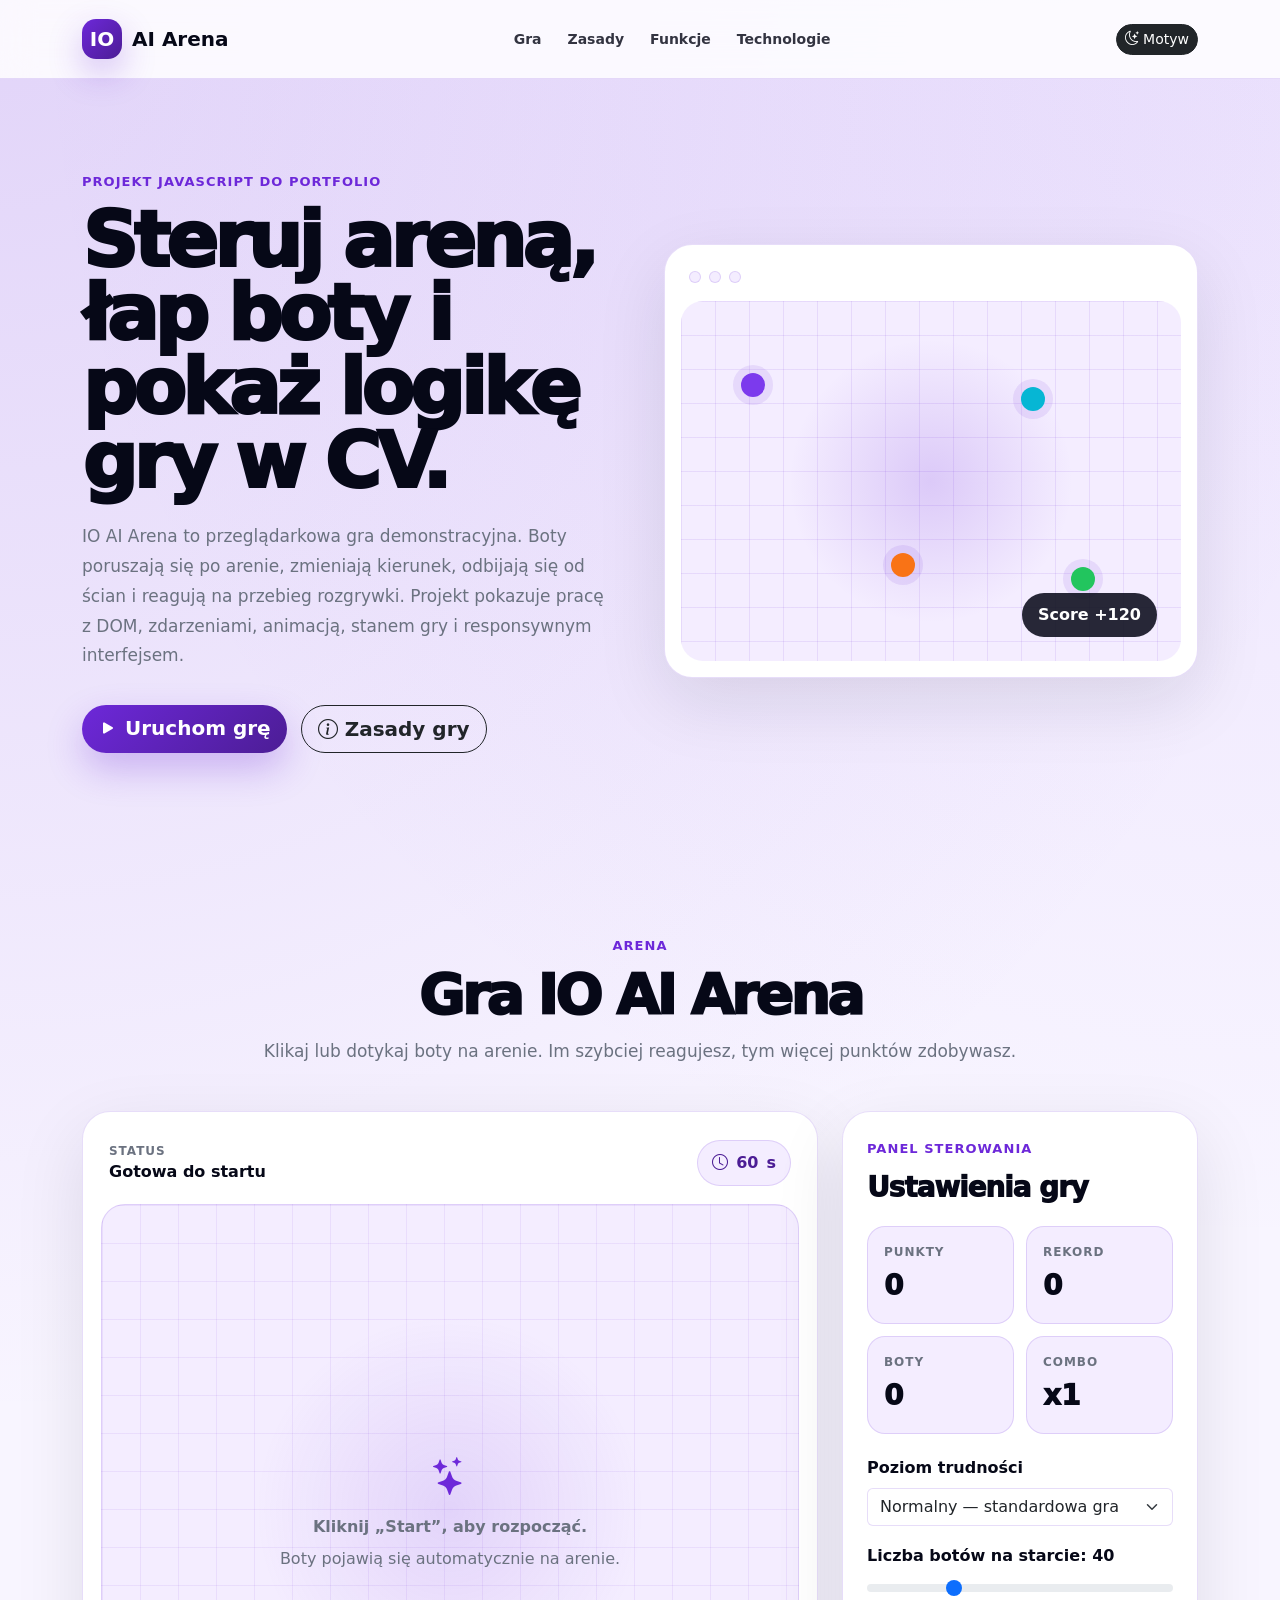
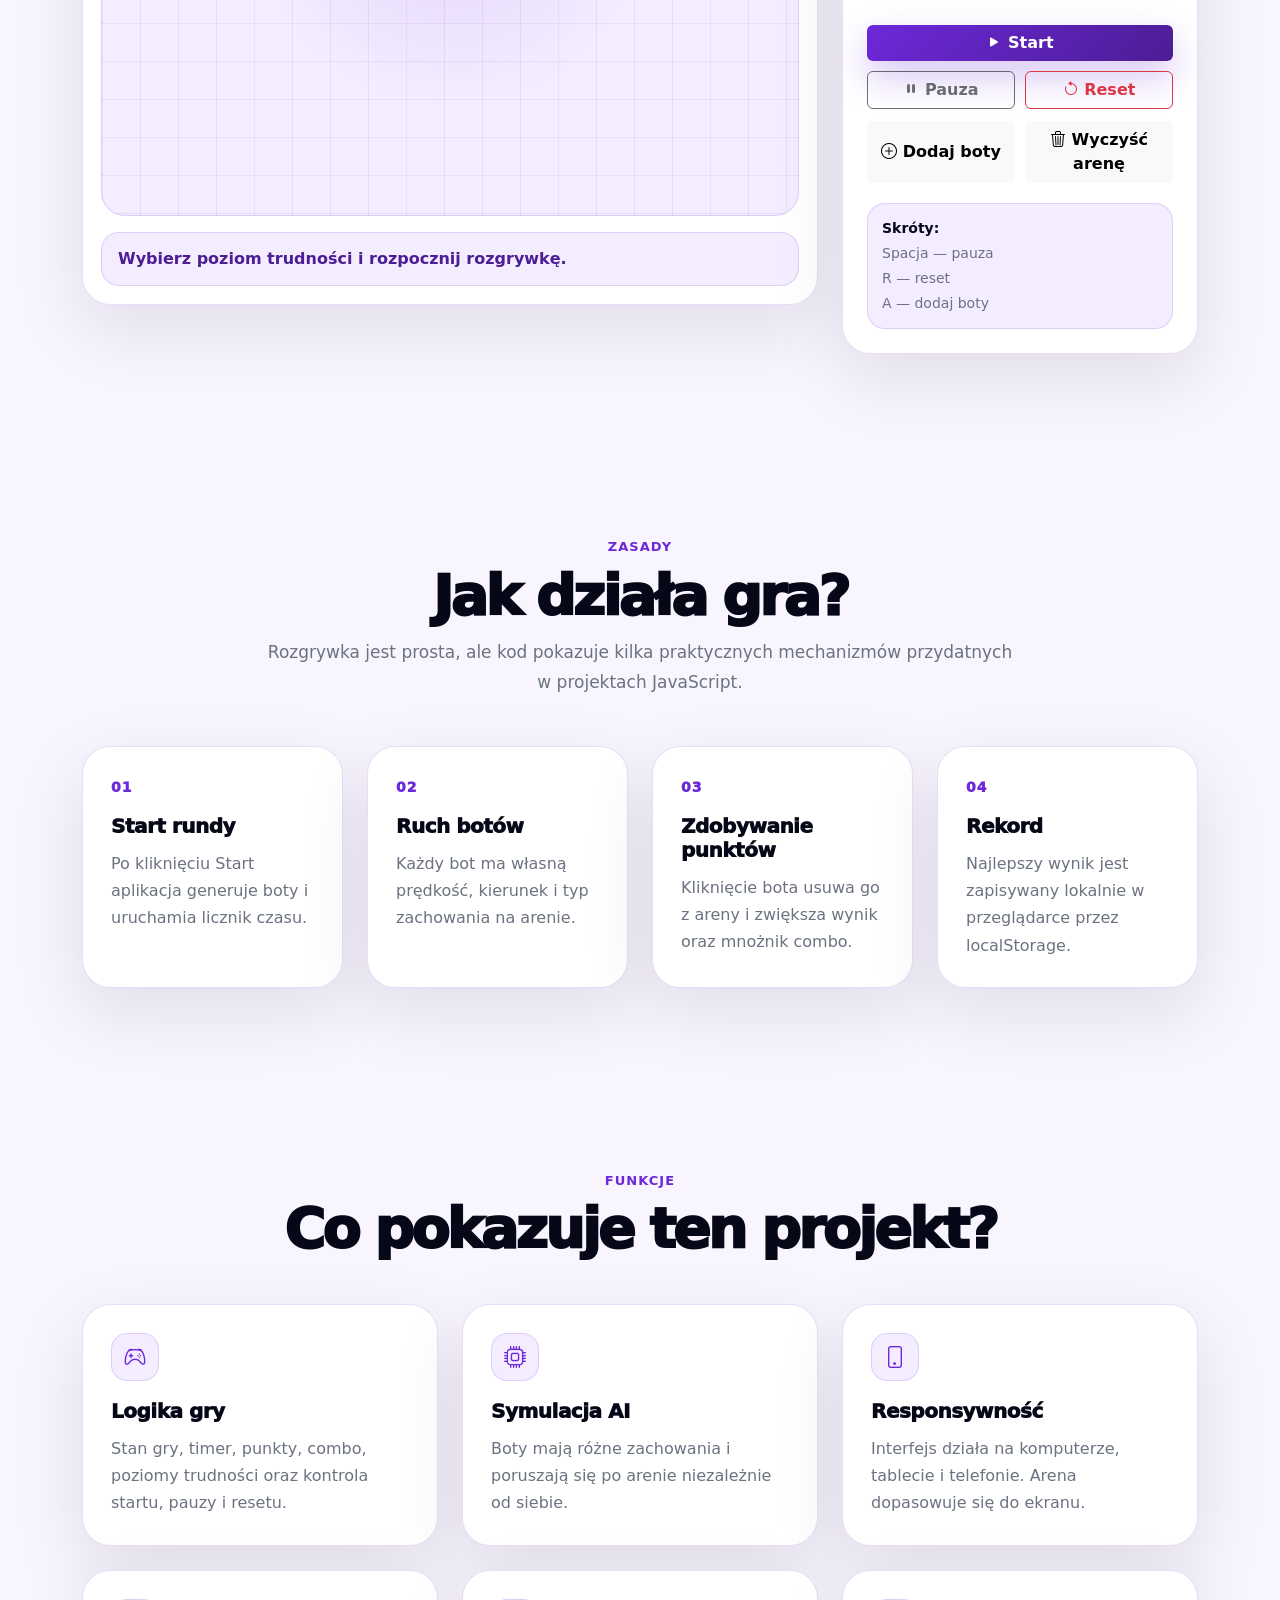
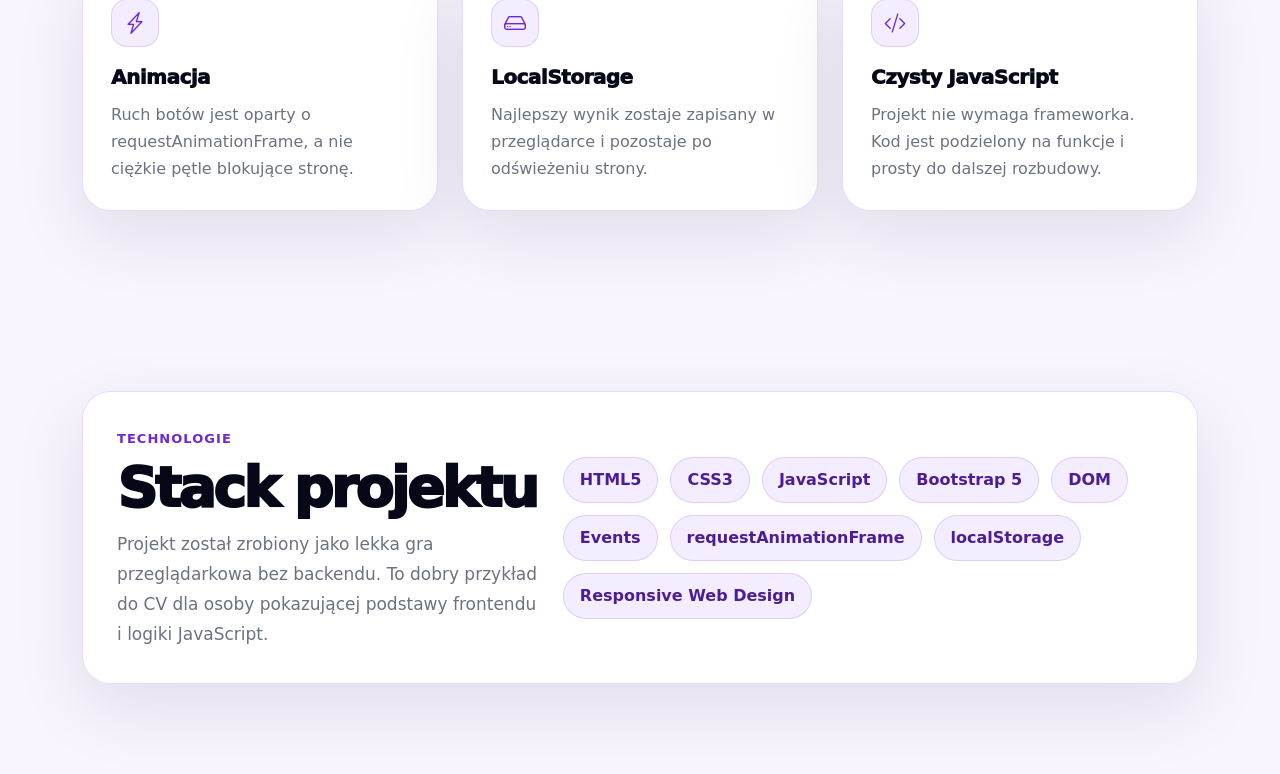
<file: Aplikacje frontendowe/IO Batle Arena/index.html>
<!DOCTYPE html>
<html lang="pl">
<head>
  <meta charset="UTF-8">
  <meta name="viewport" content="width=device-width, initial-scale=1.0">
  <meta name="description" content="Profesjonalna gra przeglądarkowa IO AI Arena wykonana w HTML, CSS, JavaScript i Bootstrap.">
  <title>IO AI Arena | Gra JavaScript</title>

  <link href="https://cdn.jsdelivr.net/npm/bootstrap@5.3.3/dist/css/bootstrap.min.css" rel="stylesheet">
  <link href="https://cdn.jsdelivr.net/npm/bootstrap-icons@1.11.3/font/bootstrap-icons.min.css" rel="stylesheet">
  <link rel="stylesheet" href="style.css">
</head>
<body>
  <div class="game-app">
    <header class="game-navbar">
      <div class="container">
        <div class="game-navbar-inner">
          <a href="#" class="game-brand" aria-label="Strona główna IO AI Arena">
            <span class="game-brand-mark">IO</span>
            <span>AI Arena</span>
          </a>

          <nav class="game-nav d-none d-lg-flex" aria-label="Nawigacja główna">
            <a href="#game">Gra</a>
            <a href="#rules">Zasady</a>
            <a href="#features">Funkcje</a>
            <a href="#technology">Technologie</a>
          </nav>

          <button id="themeToggle" class="btn btn-dark btn-sm rounded-pill" type="button">
            <i class="bi bi-moon-stars"></i>
            Motyw
          </button>
        </div>
      </div>
    </header>

    <main>
      <section class="hero-section">
        <div class="container">
          <div class="row align-items-center g-5">
            <div class="col-lg-6">
              <span class="section-kicker">Projekt JavaScript do portfolio</span>
              <h1 class="hero-title">Steruj areną, łap boty i pokaż logikę gry w CV.</h1>
              <p class="hero-text">
                IO AI Arena to przeglądarkowa gra demonstracyjna. Boty poruszają się po arenie,
                zmieniają kierunek, odbijają się od ścian i reagują na przebieg rozgrywki.
                Projekt pokazuje pracę z DOM, zdarzeniami, animacją, stanem gry i responsywnym interfejsem.
              </p>

              <div class="hero-actions">
                <a href="#game" class="btn btn-primary btn-lg rounded-pill">
                  <i class="bi bi-play-fill"></i>
                  Uruchom grę
                </a>
                <a href="#rules" class="btn btn-outline-dark btn-lg rounded-pill">
                  <i class="bi bi-info-circle"></i>
                  Zasady gry
                </a>
              </div>
            </div>

            <div class="col-lg-6">
              <div class="hero-preview-card">
                <div class="preview-topbar">
                  <span></span>
                  <span></span>
                  <span></span>
                </div>
                <div class="preview-arena">
                  <span class="preview-dot preview-dot-one"></span>
                  <span class="preview-dot preview-dot-two"></span>
                  <span class="preview-dot preview-dot-three"></span>
                  <span class="preview-dot preview-dot-four"></span>
                  <div class="preview-score">Score +120</div>
                </div>
              </div>
            </div>
          </div>
        </div>
      </section>

      <section id="game" class="game-section">
        <div class="container">
          <div class="game-header text-center">
            <span class="section-kicker">Arena</span>
            <h2 class="section-title">Gra IO AI Arena</h2>
            <p class="section-description">
              Klikaj lub dotykaj boty na arenie. Im szybciej reagujesz, tym więcej punktów zdobywasz.
            </p>
          </div>

          <div class="row g-4 align-items-start">
            <div class="col-xl-8">
              <section class="arena-card" aria-label="Obszar gry">
                <div class="arena-toolbar">
                  <div>
                    <span class="arena-label">Status</span>
                    <strong id="gameStatus">Gotowa do startu</strong>
                  </div>

                  <div class="arena-timer">
                    <i class="bi bi-clock"></i>
                    <span id="timeLeft">60</span>s
                  </div>
                </div>

                <div id="gameArena" class="game-arena" tabindex="0" aria-label="Arena gry. Klikaj kolorowe boty, aby zdobywać punkty.">
                  <div id="emptyArenaHint" class="empty-arena-hint">
                    <i class="bi bi-stars"></i>
                    <strong>Kliknij „Start”, aby rozpocząć.</strong>
                    <span>Boty pojawią się automatycznie na arenie.</span>
                  </div>
                </div>

                <div id="gameMessage" class="game-message game-message-info" role="status">
                  Wybierz poziom trudności i rozpocznij rozgrywkę.
                </div>
              </section>
            </div>

            <div class="col-xl-4">
              <aside class="control-panel" aria-label="Panel sterowania grą">
                <div class="panel-header">
                  <span class="section-kicker">Panel sterowania</span>
                  <h3>Ustawienia gry</h3>
                </div>

                <div class="stats-grid">
                  <div class="stat-card">
                    <span>Punkty</span>
                    <strong id="scoreValue">0</strong>
                  </div>
                  <div class="stat-card">
                    <span>Rekord</span>
                    <strong id="bestScoreValue">0</strong>
                  </div>
                  <div class="stat-card">
                    <span>Boty</span>
                    <strong id="botCountValue">0</strong>
                  </div>
                  <div class="stat-card">
                    <span>Combo</span>
                    <strong id="comboValue">x1</strong>
                  </div>
                </div>

                <div class="form-block">
                  <label for="difficultySelect" class="form-label">Poziom trudności</label>
                  <select id="difficultySelect" class="form-select">
                    <option value="easy">Łatwy — spokojne boty</option>
                    <option value="normal" selected>Normalny — standardowa gra</option>
                    <option value="hard">Trudny — szybkie boty</option>
                  </select>
                </div>

                <div class="form-block">
                  <label for="botAmountRange" class="form-label">Liczba botów na starcie: <strong id="botAmountLabel">40</strong></label>
                  <input id="botAmountRange" type="range" class="form-range" min="10" max="120" step="10" value="40">
                </div>

                <div class="control-buttons">
                  <button id="startGameBtn" class="btn btn-primary" type="button">
                    <i class="bi bi-play-fill"></i>
                    Start
                  </button>
                  <button id="pauseGameBtn" class="btn btn-outline-dark" type="button" disabled>
                    <i class="bi bi-pause-fill"></i>
                    Pauza
                  </button>
                  <button id="resetGameBtn" class="btn btn-outline-danger" type="button">
                    <i class="bi bi-arrow-counterclockwise"></i>
                    Reset
                  </button>
                </div>

                <div class="control-buttons secondary-buttons">
                  <button id="addBotsBtn" class="btn btn-light" type="button">
                    <i class="bi bi-plus-circle"></i>
                    Dodaj boty
                  </button>
                  <button id="clearBotsBtn" class="btn btn-light" type="button">
                    <i class="bi bi-trash3"></i>
                    Wyczyść arenę
                  </button>
                </div>

                <div class="keyboard-help">
                  <strong>Skróty:</strong>
                  <span>Spacja — pauza</span>
                  <span>R — reset</span>
                  <span>A — dodaj boty</span>
                </div>
              </aside>
            </div>
          </div>
        </div>
      </section>

      <section id="rules" class="rules-section">
        <div class="container">
          <div class="text-center mb-5">
            <span class="section-kicker">Zasady</span>
            <h2 class="section-title">Jak działa gra?</h2>
            <p class="section-description">
              Rozgrywka jest prosta, ale kod pokazuje kilka praktycznych mechanizmów przydatnych w projektach JavaScript.
            </p>
          </div>

          <div class="row g-4">
            <div class="col-md-6 col-lg-3">
              <div class="info-card">
                <span class="step-number">01</span>
                <h3>Start rundy</h3>
                <p>Po kliknięciu Start aplikacja generuje boty i uruchamia licznik czasu.</p>
              </div>
            </div>
            <div class="col-md-6 col-lg-3">
              <div class="info-card">
                <span class="step-number">02</span>
                <h3>Ruch botów</h3>
                <p>Każdy bot ma własną prędkość, kierunek i typ zachowania na arenie.</p>
              </div>
            </div>
            <div class="col-md-6 col-lg-3">
              <div class="info-card">
                <span class="step-number">03</span>
                <h3>Zdobywanie punktów</h3>
                <p>Kliknięcie bota usuwa go z areny i zwiększa wynik oraz mnożnik combo.</p>
              </div>
            </div>
            <div class="col-md-6 col-lg-3">
              <div class="info-card">
                <span class="step-number">04</span>
                <h3>Rekord</h3>
                <p>Najlepszy wynik jest zapisywany lokalnie w przeglądarce przez localStorage.</p>
              </div>
            </div>
          </div>
        </div>
      </section>

      <section id="features" class="features-section">
        <div class="container">
          <div class="text-center mb-5">
            <span class="section-kicker">Funkcje</span>
            <h2 class="section-title">Co pokazuje ten projekt?</h2>
          </div>

          <div class="row g-4">
            <div class="col-md-6 col-lg-4">
              <div class="feature-card">
                <i class="bi bi-controller"></i>
                <h3>Logika gry</h3>
                <p>Stan gry, timer, punkty, combo, poziomy trudności oraz kontrola startu, pauzy i resetu.</p>
              </div>
            </div>
            <div class="col-md-6 col-lg-4">
              <div class="feature-card">
                <i class="bi bi-cpu"></i>
                <h3>Symulacja AI</h3>
                <p>Boty mają różne zachowania i poruszają się po arenie niezależnie od siebie.</p>
              </div>
            </div>
            <div class="col-md-6 col-lg-4">
              <div class="feature-card">
                <i class="bi bi-phone"></i>
                <h3>Responsywność</h3>
                <p>Interfejs działa na komputerze, tablecie i telefonie. Arena dopasowuje się do ekranu.</p>
              </div>
            </div>
            <div class="col-md-6 col-lg-4">
              <div class="feature-card">
                <i class="bi bi-lightning-charge"></i>
                <h3>Animacja</h3>
                <p>Ruch botów jest oparty o requestAnimationFrame, a nie ciężkie pętle blokujące stronę.</p>
              </div>
            </div>
            <div class="col-md-6 col-lg-4">
              <div class="feature-card">
                <i class="bi bi-hdd"></i>
                <h3>LocalStorage</h3>
                <p>Najlepszy wynik zostaje zapisany w przeglądarce i pozostaje po odświeżeniu strony.</p>
              </div>
            </div>
            <div class="col-md-6 col-lg-4">
              <div class="feature-card">
                <i class="bi bi-code-slash"></i>
                <h3>Czysty JavaScript</h3>
                <p>Projekt nie wymaga frameworka. Kod jest podzielony na funkcje i prosty do dalszej rozbudowy.</p>
              </div>
            </div>
          </div>
        </div>
      </section>

      <section id="technology" class="technology-section">
        <div class="container">
          <div class="technology-card">
            <div class="row align-items-center g-4">
              <div class="col-lg-5">
                <span class="section-kicker">Technologie</span>
                <h2 class="section-title">Stack projektu</h2>
                <p class="section-description text-start mx-0">
                  Projekt został zrobiony jako lekka gra przeglądarkowa bez backendu.
                  To dobry przykład do CV dla osoby pokazującej podstawy frontendu i logiki JavaScript.
                </p>
              </div>
              <div class="col-lg-7">
                <div class="tech-list">
                  <span>HTML5</span>
                  <span>CSS3</span>
                  <span>JavaScript</span>
                  <span>Bootstrap 5</span>
                  <span>DOM</span>
                  <span>Events</span>
                  <span>requestAnimationFrame</span>
                  <span>localStorage</span>
                  <span>Responsive Web Design</span>
                </div>
              </div>
            </div>
          </div>
        </div>
      </section>
    </main>
  </div>

  <script src="https://cdn.jsdelivr.net/npm/bootstrap@5.3.3/dist/js/bootstrap.bundle.min.js"></script>
  <script src="script.js"></script>
</body>
</html>
</file>
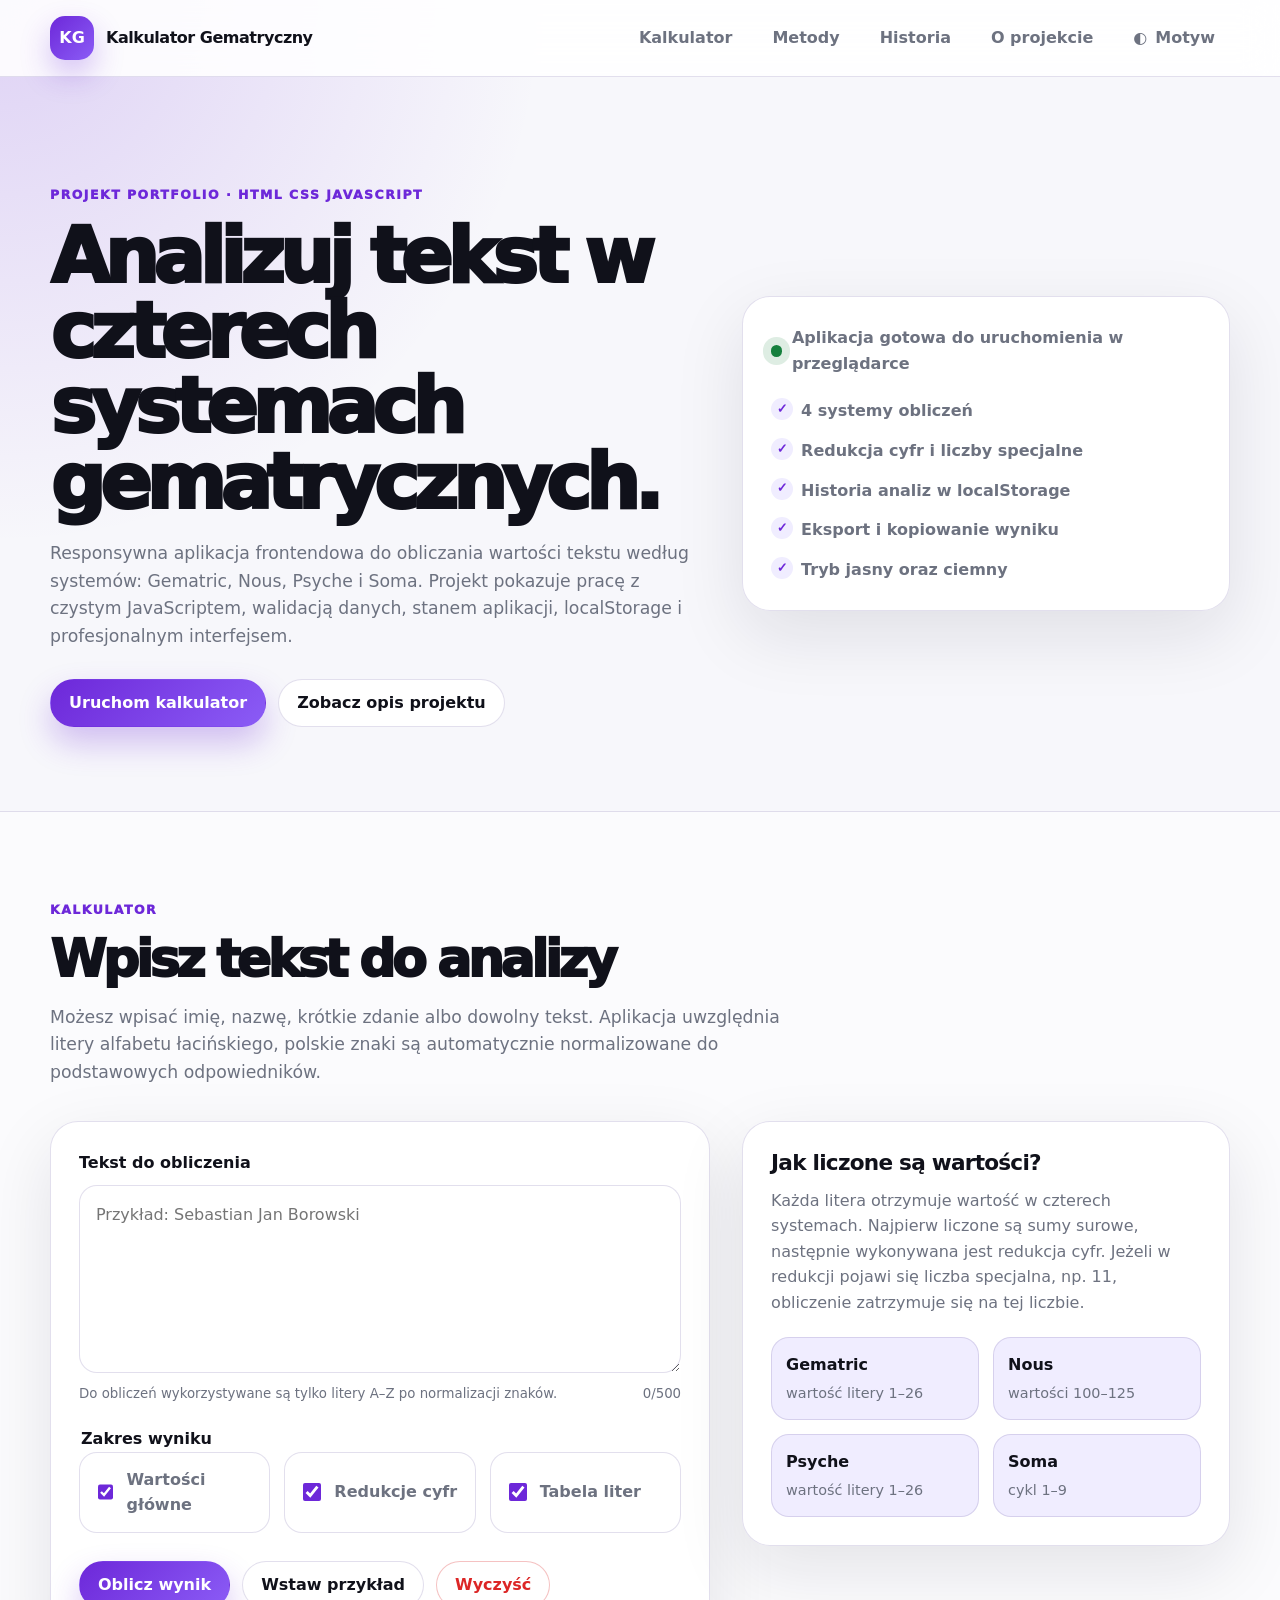
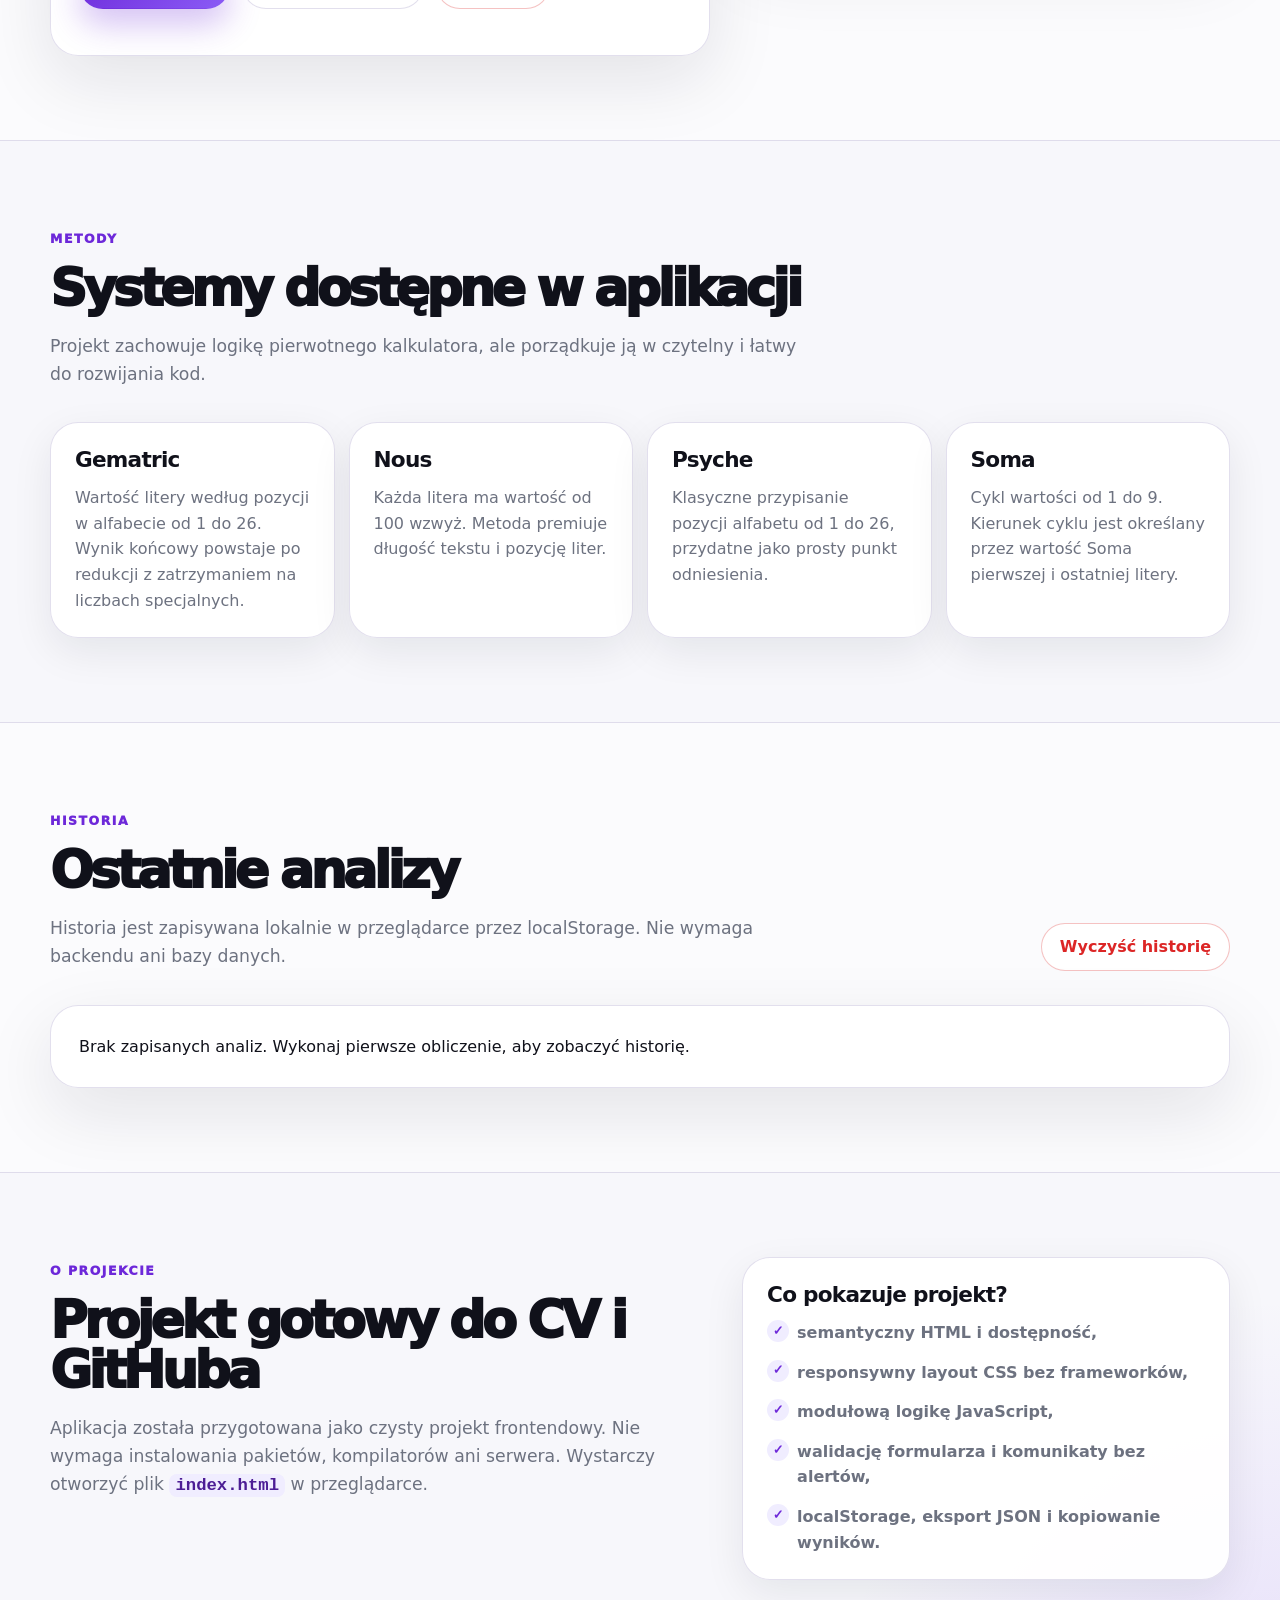
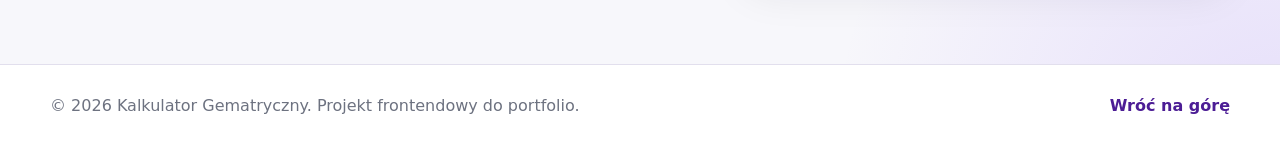
<file: Aplikacje frontendowe/Kalkulator-Gematryczny/index.html>
<!doctype html>
<html lang="pl" data-theme="light">
<head>
  <meta charset="utf-8">
  <meta name="viewport" content="width=device-width, initial-scale=1">
  <meta name="description" content="Profesjonalny kalkulator gematryczny wykonany w czystym HTML, CSS i JavaScript. Projekt portfolio do CV.">
  <title>Kalkulator Gematryczny | HTML CSS JS</title>
  <link rel="stylesheet" href="css/reset.css">
  <link rel="stylesheet" href="css/style.css">
  <script src="js/app.js" defer></script>
</head>
<body>
  <a class="skip-link" href="#calculator">Przejdź do kalkulatora</a>

  <header class="site-header" aria-label="Główny nagłówek strony">
    <nav class="navbar container" aria-label="Nawigacja główna">
      <a class="brand" href="#top" aria-label="Kalkulator Gematryczny - strona główna">
        <span class="brand__mark" aria-hidden="true">KG</span>
        <span class="brand__text">Kalkulator Gematryczny</span>
      </a>

      <button class="nav-toggle" type="button" aria-label="Otwórz menu" aria-controls="mainMenu" aria-expanded="false">
        <span></span>
        <span></span>
        <span></span>
      </button>

      <div class="nav-menu" id="mainMenu">
        <a href="#calculator">Kalkulator</a>
        <a href="#methods">Metody</a>
        <a href="#history">Historia</a>
        <a href="#about">O projekcie</a>
        <button class="theme-toggle" id="themeToggle" type="button" aria-label="Zmień motyw strony">
          <span class="theme-toggle__icon" aria-hidden="true">◐</span>
          Motyw
        </button>
      </div>
    </nav>
  </header>

  <main id="top">
    <section class="hero section-spacing">
      <div class="container hero__grid">
        <div class="hero__content">
          <span class="eyebrow">Projekt portfolio · HTML CSS JavaScript</span>
          <h1>Analizuj tekst w czterech systemach gematrycznych.</h1>
          <p>
            Responsywna aplikacja frontendowa do obliczania wartości tekstu według systemów:
            Gematric, Nous, Psyche i Soma. Projekt pokazuje pracę z czystym JavaScriptem,
            walidacją danych, stanem aplikacji, localStorage i profesjonalnym interfejsem.
          </p>
          <div class="hero__actions">
            <a class="btn btn--primary" href="#calculator">Uruchom kalkulator</a>
            <a class="btn btn--ghost" href="#about">Zobacz opis projektu</a>
          </div>
        </div>

        <aside class="hero-card" aria-label="Podsumowanie funkcji aplikacji">
          <div class="hero-card__top">
            <span class="status-dot" aria-hidden="true"></span>
            <span>Aplikacja gotowa do uruchomienia w przeglądarce</span>
          </div>
          <ul class="feature-list">
            <li>4 systemy obliczeń</li>
            <li>Redukcja cyfr i liczby specjalne</li>
            <li>Historia analiz w localStorage</li>
            <li>Eksport i kopiowanie wyniku</li>
            <li>Tryb jasny oraz ciemny</li>
          </ul>
        </aside>
      </div>
    </section>

    <section class="section-spacing section-muted" id="calculator">
      <div class="container">
        <div class="section-heading">
          <span class="eyebrow">Kalkulator</span>
          <h2>Wpisz tekst do analizy</h2>
          <p>
            Możesz wpisać imię, nazwę, krótkie zdanie albo dowolny tekst. Aplikacja uwzględnia litery alfabetu łacińskiego,
            polskie znaki są automatycznie normalizowane do podstawowych odpowiedników.
          </p>
        </div>

        <div class="calculator-layout">
          <section class="panel calculator-panel" aria-label="Formularz kalkulatora">
            <form id="gematriaForm" novalidate>
              <div class="field-group">
                <label for="textInput">Tekst do obliczenia</label>
                <textarea
                  id="textInput"
                  name="text"
                  rows="6"
                  maxlength="500"
                  placeholder="Przykład: Sebastian Jan Borowski"
                  aria-describedby="textHelp textCounter formMessage"
                  required
                ></textarea>
                <div class="field-meta">
                  <small id="textHelp">Do obliczeń wykorzystywane są tylko litery A–Z po normalizacji znaków.</small>
                  <small><span id="charCounter">0</span>/500</small>
                </div>
              </div>

              <fieldset class="field-group">
                <legend>Zakres wyniku</legend>
                <div class="checkbox-grid" role="group" aria-label="Wybór wyników do pokazania">
                  <label class="check-card">
                    <input type="checkbox" name="resultMode" value="base" checked>
                    <span>Wartości główne</span>
                  </label>
                  <label class="check-card">
                    <input type="checkbox" name="resultMode" value="reductions" checked>
                    <span>Redukcje cyfr</span>
                  </label>
                  <label class="check-card">
                    <input type="checkbox" name="resultMode" value="letters" checked>
                    <span>Tabela liter</span>
                  </label>
                </div>
              </fieldset>

              <div class="form-actions">
                <button class="btn btn--primary" type="submit">Oblicz wynik</button>
                <button class="btn btn--ghost" id="sampleButton" type="button">Wstaw przykład</button>
                <button class="btn btn--danger-outline" id="clearButton" type="button">Wyczyść</button>
              </div>

              <div class="message" id="formMessage" aria-live="polite"></div>
            </form>
          </section>

          <aside class="panel info-panel" aria-label="Informacje o metodach">
            <h3>Jak liczone są wartości?</h3>
            <p>
              Każda litera otrzymuje wartość w czterech systemach. Najpierw liczone są sumy surowe, następnie wykonywana
              jest redukcja cyfr. Jeżeli w redukcji pojawi się liczba specjalna, np. 11, obliczenie zatrzymuje się na tej liczbie.
            </p>
            <div class="mini-grid">
              <div><strong>Gematric</strong><span>wartość litery 1–26</span></div>
              <div><strong>Nous</strong><span>wartości 100–125</span></div>
              <div><strong>Psyche</strong><span>wartość litery 1–26</span></div>
              <div><strong>Soma</strong><span>cykl 1–9</span></div>
            </div>
          </aside>
        </div>

        <section class="results" id="results" aria-label="Wyniki obliczeń" hidden>
          <div class="results__header">
            <div>
              <span class="eyebrow">Wynik analizy</span>
              <h2 id="resultTitle">Wyniki</h2>
            </div>
            <div class="results__actions">
              <button class="btn btn--ghost btn--small" id="copyResultButton" type="button">Kopiuj</button>
              <button class="btn btn--ghost btn--small" id="downloadResultButton" type="button">Pobierz JSON</button>
              <button class="btn btn--ghost btn--small" id="printButton" type="button">Drukuj</button>
            </div>
          </div>

          <div class="result-grid" id="summaryCards"></div>

          <div class="cycle-panel" id="cyclePanel" aria-live="polite"></div>

          <div class="panel reductions-panel" id="reductionsPanel">
            <h3>Redukcje i klasyfikacja liczb</h3>
            <div class="table-wrapper">
              <table class="data-table">
                <thead>
                  <tr>
                    <th>System</th>
                    <th>Suma surowa</th>
                    <th>Przebieg redukcji</th>
                    <th>Wynik końcowy</th>
                    <th>Klasyfikacja</th>
                  </tr>
                </thead>
                <tbody id="reductionsTableBody"></tbody>
              </table>
            </div>
          </div>

          <div class="panel letters-panel" id="lettersPanel">
            <h3>Analiza liter</h3>
            <div class="table-wrapper">
              <table class="data-table">
                <thead>
                  <tr>
                    <th>Nr</th>
                    <th>Litera</th>
                    <th>Gematric</th>
                    <th>Nous</th>
                    <th>Psyche</th>
                    <th>Soma</th>
                  </tr>
                </thead>
                <tbody id="lettersTableBody"></tbody>
                <tfoot id="lettersTableFoot"></tfoot>
              </table>
            </div>
          </div>
        </section>
      </div>
    </section>

    <section class="section-spacing" id="methods">
      <div class="container">
        <div class="section-heading">
          <span class="eyebrow">Metody</span>
          <h2>Systemy dostępne w aplikacji</h2>
          <p>Projekt zachowuje logikę pierwotnego kalkulatora, ale porządkuje ją w czytelny i łatwy do rozwijania kod.</p>
        </div>

        <div class="cards-grid">
          <article class="method-card">
            <h3>Gematric</h3>
            <p>Wartość litery według pozycji w alfabecie od 1 do 26. Wynik końcowy powstaje po redukcji z zatrzymaniem na liczbach specjalnych.</p>
          </article>
          <article class="method-card">
            <h3>Nous</h3>
            <p>Każda litera ma wartość od 100 wzwyż. Metoda premiuje długość tekstu i pozycję liter.</p>
          </article>
          <article class="method-card">
            <h3>Psyche</h3>
            <p>Klasyczne przypisanie pozycji alfabetu od 1 do 26, przydatne jako prosty punkt odniesienia.</p>
          </article>
          <article class="method-card">
            <h3>Soma</h3>
            <p>Cykl wartości od 1 do 9. Kierunek cyklu jest określany przez wartość Soma pierwszej i ostatniej litery.</p>
          </article>
        </div>
      </div>
    </section>

    <section class="section-spacing section-muted" id="history">
      <div class="container">
        <div class="section-heading section-heading--row">
          <div>
            <span class="eyebrow">Historia</span>
            <h2>Ostatnie analizy</h2>
            <p>Historia jest zapisywana lokalnie w przeglądarce przez localStorage. Nie wymaga backendu ani bazy danych.</p>
          </div>
          <button class="btn btn--danger-outline" id="clearHistoryButton" type="button">Wyczyść historię</button>
        </div>

        <div class="history-list" id="historyList" aria-live="polite"></div>
      </div>
    </section>

    <section class="section-spacing" id="about">
      <div class="container about-grid">
        <div>
          <span class="eyebrow">O projekcie</span>
          <h2>Projekt gotowy do CV i GitHuba</h2>
          <p>
            Aplikacja została przygotowana jako czysty projekt frontendowy. Nie wymaga instalowania pakietów,
            kompilatorów ani serwera. Wystarczy otworzyć plik <code>index.html</code> w przeglądarce.
          </p>
        </div>
        <div class="about-card">
          <h3>Co pokazuje projekt?</h3>
          <ul class="check-list">
            <li>semantyczny HTML i dostępność,</li>
            <li>responsywny layout CSS bez frameworków,</li>
            <li>modułową logikę JavaScript,</li>
            <li>walidację formularza i komunikaty bez alertów,</li>
            <li>localStorage, eksport JSON i kopiowanie wyników.</li>
          </ul>
        </div>
      </div>
    </section>
  </main>

  <footer class="site-footer">
    <div class="container footer-grid">
      <p>© <span id="currentYear"></span> Kalkulator Gematryczny. Projekt frontendowy do portfolio.</p>
      <a href="#top">Wróć na górę</a>
    </div>
  </footer>

  <div class="toast" id="toast" role="status" aria-live="polite" aria-atomic="true"></div>
</body>
</html>
</file>
<file: Aplikacje frontendowe/IO Batle Arena/style.css>
:root {
  --bg: #f8f5ff;
  --surface: #ffffff;
  --surface-soft: #f4edff;
  --text: #060817;
  --muted: #6b7280;
  --border: rgba(108, 43, 217, 0.16);
  --primary: #6d28d9;
  --primary-dark: #4c1d95;
  --danger: #dc2626;
  --success: #16a34a;
  --shadow: 0 24px 70px rgba(17, 24, 39, 0.10);
  --radius-xl: 28px;
  --radius-lg: 22px;
  --radius-md: 16px;
}

[data-theme="dark"] {
  --bg: #070711;
  --surface: #10101c;
  --surface-soft: #19152c;
  --text: #f9fafb;
  --muted: #a1a1aa;
  --border: rgba(167, 139, 250, 0.22);
  --primary: #8b5cf6;
  --primary-dark: #7c3aed;
  --shadow: 0 24px 70px rgba(0, 0, 0, 0.35);
}

* {
  box-sizing: border-box;
}

html {
  scroll-behavior: smooth;
}

body {
  margin: 0;
  min-height: 100vh;
  background:
    radial-gradient(circle at top left, rgba(109, 40, 217, 0.16), transparent 34%),
    radial-gradient(circle at top right, rgba(124, 58, 237, 0.10), transparent 30%),
    var(--bg);
  color: var(--text);
  font-family: system-ui, -apple-system, BlinkMacSystemFont, "Segoe UI", sans-serif;
}

button,
a,
input,
select {
  font: inherit;
}

.game-app {
  min-height: 100vh;
}

.game-navbar {
  position: sticky;
  top: 0;
  z-index: 20;
  background: rgba(255, 255, 255, 0.84);
  backdrop-filter: blur(16px);
  border-bottom: 1px solid var(--border);
}

[data-theme="dark"] .game-navbar {
  background: rgba(16, 16, 28, 0.82);
}

.game-navbar-inner {
  min-height: 78px;
  display: flex;
  align-items: center;
  justify-content: space-between;
  gap: 24px;
}

.game-brand {
  color: var(--text);
  display: inline-flex;
  align-items: center;
  gap: 10px;
  font-weight: 900;
  text-decoration: none;
  font-size: 20px;
}

.game-brand-mark {
  width: 40px;
  height: 40px;
  border-radius: 14px;
  display: inline-flex;
  align-items: center;
  justify-content: center;
  color: #fff;
  background: linear-gradient(135deg, var(--primary), var(--primary-dark));
  box-shadow: 0 14px 34px rgba(109, 40, 217, 0.28);
}

.game-nav {
  align-items: center;
  gap: 26px;
}

.game-nav a {
  color: var(--text);
  text-decoration: none;
  font-weight: 800;
  font-size: 14px;
  opacity: 0.82;
}

.game-nav a:hover {
  color: var(--primary);
}

.hero-section,
.game-section,
.rules-section,
.features-section,
.technology-section {
  padding: 90px 0;
}

.section-kicker {
  display: inline-flex;
  color: var(--primary);
  font-size: 13px;
  font-weight: 900;
  letter-spacing: 0.08em;
  text-transform: uppercase;
  margin-bottom: 12px;
}

.hero-title,
.section-title {
  color: var(--text);
  letter-spacing: -0.055em;
  font-weight: 950;
  line-height: 0.96;
}

.hero-title {
  font-size: clamp(44px, 6vw, 78px);
  max-width: 720px;
}

.hero-text,
.section-description {
  color: var(--muted);
  font-size: 17px;
  line-height: 1.75;
}

.hero-text {
  max-width: 650px;
  margin-top: 24px;
}

.hero-actions {
  margin-top: 34px;
  display: flex;
  flex-wrap: wrap;
  gap: 14px;
}

.btn-primary {
  background: linear-gradient(135deg, var(--primary), var(--primary-dark));
  border: 0;
  box-shadow: 0 16px 36px rgba(109, 40, 217, 0.28);
  font-weight: 900;
}

.btn-outline-dark,
.btn-outline-danger,
.btn-light {
  font-weight: 900;
}

.hero-preview-card,
.arena-card,
.control-panel,
.info-card,
.feature-card,
.technology-card {
  background: var(--surface);
  border: 1px solid var(--border);
  border-radius: var(--radius-xl);
  box-shadow: var(--shadow);
}

.hero-preview-card {
  padding: 16px;
}

.preview-topbar {
  display: flex;
  gap: 8px;
  padding: 10px 8px 18px;
}

.preview-topbar span {
  width: 12px;
  height: 12px;
  border-radius: 50%;
  background: var(--surface-soft);
  border: 1px solid var(--border);
}

.preview-arena {
  position: relative;
  height: 360px;
  overflow: hidden;
  border-radius: 22px;
  background:
    linear-gradient(rgba(109, 40, 217, 0.10) 1px, transparent 1px),
    linear-gradient(90deg, rgba(109, 40, 217, 0.10) 1px, transparent 1px),
    radial-gradient(circle at center, rgba(109, 40, 217, 0.18), transparent 46%),
    var(--surface-soft);
  background-size: 34px 34px, 34px 34px, auto, auto;
}

.preview-dot {
  position: absolute;
  width: 24px;
  height: 24px;
  border-radius: 50%;
  box-shadow: 0 0 0 8px rgba(109, 40, 217, 0.10);
  animation: floatDot 5s ease-in-out infinite;
}

.preview-dot-one { left: 12%; top: 20%; background: #7c3aed; }
.preview-dot-two { left: 68%; top: 24%; background: #06b6d4; animation-delay: -1s; }
.preview-dot-three { left: 42%; top: 70%; background: #f97316; animation-delay: -2s; }
.preview-dot-four { left: 78%; top: 74%; background: #22c55e; animation-delay: -3s; }

.preview-score {
  position: absolute;
  right: 24px;
  bottom: 24px;
  color: #fff;
  font-weight: 900;
  padding: 10px 16px;
  border-radius: 999px;
  background: rgba(6, 8, 23, 0.86);
}

@keyframes floatDot {
  0%, 100% { transform: translate(0, 0); }
  50% { transform: translate(24px, -18px); }
}

.game-header {
  margin-bottom: 44px;
}

.section-title {
  font-size: clamp(36px, 5vw, 56px);
}

.section-description {
  max-width: 760px;
  margin: 16px auto 0;
}

.arena-card {
  padding: 18px;
}

.arena-toolbar {
  display: flex;
  align-items: center;
  justify-content: space-between;
  gap: 18px;
  padding: 10px 8px 18px;
}

.arena-label {
  display: block;
  font-size: 12px;
  color: var(--muted);
  font-weight: 800;
  text-transform: uppercase;
  letter-spacing: 0.08em;
}

.arena-timer {
  display: inline-flex;
  align-items: center;
  gap: 8px;
  padding: 10px 14px;
  border-radius: 999px;
  color: var(--primary-dark);
  background: var(--surface-soft);
  border: 1px solid var(--border);
  font-weight: 900;
}

.game-arena {
  position: relative;
  height: min(68vh, 640px);
  min-height: 420px;
  overflow: hidden;
  border-radius: 24px;
  border: 1px solid var(--border);
  background:
    linear-gradient(rgba(109, 40, 217, 0.08) 1px, transparent 1px),
    linear-gradient(90deg, rgba(109, 40, 217, 0.08) 1px, transparent 1px),
    radial-gradient(circle at 50% 50%, rgba(109, 40, 217, 0.13), transparent 42%),
    var(--surface-soft);
  background-size: 38px 38px, 38px 38px, auto, auto;
  cursor: crosshair;
  outline: none;
}

.empty-arena-hint {
  position: absolute;
  inset: 0;
  display: flex;
  flex-direction: column;
  justify-content: center;
  align-items: center;
  gap: 8px;
  text-align: center;
  color: var(--muted);
  padding: 30px;
}

.empty-arena-hint i {
  color: var(--primary);
  font-size: 38px;
}

.ai-bot {
  position: absolute;
  display: grid;
  place-items: center;
  width: 26px;
  height: 26px;
  border-radius: 999px;
  color: #fff;
  font-size: 11px;
  font-weight: 900;
  border: 2px solid rgba(255, 255, 255, 0.82);
  box-shadow: 0 12px 28px rgba(6, 8, 23, 0.18);
  transform: translate(-50%, -50%);
  user-select: none;
  will-change: transform, left, top;
}

.ai-bot::after {
  content: "";
  position: absolute;
  inset: -7px;
  border-radius: inherit;
  border: 1px solid currentColor;
  opacity: 0.18;
}

.ai-bot.is-hit {
  animation: hitBot 0.18s ease forwards;
}

@keyframes hitBot {
  to {
    opacity: 0;
    transform: translate(-50%, -50%) scale(1.9);
  }
}

.floating-points {
  position: absolute;
  color: var(--text);
  font-weight: 950;
  pointer-events: none;
  animation: pointsFloat 0.8s ease forwards;
  transform: translate(-50%, -50%);
}

@keyframes pointsFloat {
  to {
    opacity: 0;
    transform: translate(-50%, -110%);
  }
}

.game-message {
  margin-top: 16px;
  padding: 14px 16px;
  border-radius: 18px;
  font-weight: 800;
  border: 1px solid var(--border);
}

.game-message-info {
  background: var(--surface-soft);
  color: var(--primary-dark);
}

.game-message-success {
  background: rgba(22, 163, 74, 0.10);
  color: var(--success);
}

.game-message-warning {
  background: rgba(245, 158, 11, 0.12);
  color: #b45309;
}

.control-panel {
  padding: 24px;
  position: sticky;
  top: 102px;
}

.panel-header h3 {
  color: var(--text);
  font-weight: 950;
  letter-spacing: -0.04em;
  margin-bottom: 22px;
}

.stats-grid {
  display: grid;
  grid-template-columns: repeat(2, 1fr);
  gap: 12px;
  margin-bottom: 22px;
}

.stat-card {
  padding: 16px;
  border-radius: 18px;
  background: var(--surface-soft);
  border: 1px solid var(--border);
}

.stat-card span {
  display: block;
  color: var(--muted);
  font-size: 12px;
  font-weight: 800;
  text-transform: uppercase;
  letter-spacing: 0.08em;
}

.stat-card strong {
  display: block;
  margin-top: 4px;
  color: var(--text);
  font-size: 28px;
  font-weight: 950;
}

.form-block {
  margin-bottom: 18px;
}

.form-label {
  color: var(--text);
  font-weight: 900;
}

.form-select,
.form-range {
  border-color: var(--border);
}

.control-buttons {
  display: grid;
  grid-template-columns: 1fr 1fr;
  gap: 10px;
  margin-top: 12px;
}

.control-buttons .btn:first-child {
  grid-column: span 2;
}

.secondary-buttons .btn:first-child {
  grid-column: auto;
}

.keyboard-help {
  margin-top: 20px;
  padding: 14px;
  border-radius: 18px;
  color: var(--muted);
  background: var(--surface-soft);
  border: 1px solid var(--border);
  display: grid;
  gap: 4px;
  font-size: 14px;
}

.keyboard-help strong {
  color: var(--text);
}

.info-card,
.feature-card {
  height: 100%;
  padding: 28px;
}

.info-card h3,
.feature-card h3 {
  color: var(--text);
  font-size: 20px;
  font-weight: 950;
  letter-spacing: -0.025em;
  margin-bottom: 12px;
}

.info-card p,
.feature-card p {
  color: var(--muted);
  line-height: 1.7;
  margin: 0;
}

.step-number {
  display: inline-flex;
  margin-bottom: 16px;
  color: var(--primary);
  font-size: 14px;
  font-weight: 950;
  letter-spacing: 0.08em;
}

.feature-card i {
  width: 48px;
  height: 48px;
  display: inline-flex;
  align-items: center;
  justify-content: center;
  border-radius: 16px;
  color: var(--primary);
  background: var(--surface-soft);
  border: 1px solid var(--border);
  font-size: 22px;
  margin-bottom: 18px;
}

.technology-card {
  padding: 34px;
}

.tech-list {
  display: flex;
  flex-wrap: wrap;
  gap: 12px;
}

.tech-list span {
  display: inline-flex;
  padding: 10px 16px;
  border-radius: 999px;
  color: var(--primary-dark);
  background: var(--surface-soft);
  border: 1px solid var(--border);
  font-weight: 900;
}

[data-theme="dark"] .btn-outline-dark {
  color: #fff;
  border-color: rgba(255, 255, 255, 0.35);
}

[data-theme="dark"] .btn-outline-dark:hover {
  background: #fff;
  color: #050816;
}

[data-theme="dark"] .tech-list span,
[data-theme="dark"] .arena-timer {
  color: #ddd6fe;
}

@media (max-width: 991px) {
  .hero-section,
  .game-section,
  .rules-section,
  .features-section,
  .technology-section {
    padding: 64px 0;
  }

  .control-panel {
    position: static;
  }
}

@media (max-width: 575px) {
  .game-navbar-inner {
    min-height: 68px;
  }

  .hero-actions .btn {
    width: 100%;
  }

  .game-arena {
    min-height: 360px;
    height: 58vh;
  }

  .arena-toolbar {
    align-items: flex-start;
    flex-direction: column;
  }

  .control-buttons {
    grid-template-columns: 1fr;
  }

  .control-buttons .btn:first-child {
    grid-column: auto;
  }

  .stats-grid {
    grid-template-columns: 1fr;
  }

  .technology-card,
  .control-panel,
  .info-card,
  .feature-card {
    padding: 22px;
  }
}
</file>
<file: Aplikacje frontendowe/Kalkulator-Gematryczny/css/style.css>
:root {
  --bg: #f7f7fb;
  --surface: #ffffff;
  --surface-2: #f0edff;
  --text: #10111a;
  --muted: #6d7280;
  --border: rgba(75, 55, 145, 0.16);
  --primary: #6d28d9;
  --primary-2: #8b5cf6;
  --primary-dark: #4c1d95;
  --danger: #dc2626;
  --success: #15803d;
  --warning: #b45309;
  --shadow: 0 24px 70px rgba(17, 24, 39, 0.10);
  --shadow-soft: 0 14px 40px rgba(17, 24, 39, 0.08);
  --radius-lg: 28px;
  --radius-md: 18px;
  --radius-sm: 12px;
  --container: 1180px;
}

html[data-theme="dark"] {
  --bg: #080915;
  --surface: #111322;
  --surface-2: #1d1732;
  --text: #f8fafc;
  --muted: #b5bac7;
  --border: rgba(196, 181, 253, 0.22);
  --primary: #a78bfa;
  --primary-2: #c4b5fd;
  --primary-dark: #ddd6fe;
  --shadow: 0 24px 70px rgba(0, 0, 0, 0.45);
  --shadow-soft: 0 14px 40px rgba(0, 0, 0, 0.32);
}

body {
  min-height: 100vh;
  background:
    radial-gradient(circle at top left, rgba(109, 40, 217, 0.18), transparent 34rem),
    radial-gradient(circle at bottom right, rgba(139, 92, 246, 0.16), transparent 28rem),
    var(--bg);
  color: var(--text);
  font-family: Inter, ui-sans-serif, system-ui, -apple-system, BlinkMacSystemFont, "Segoe UI", sans-serif;
  line-height: 1.6;
}

body.menu-open {
  overflow: hidden;
}

.container {
  width: min(100% - 32px, var(--container));
  margin-inline: auto;
}

.skip-link {
  position: fixed;
  top: 12px;
  left: 12px;
  z-index: 999;
  transform: translateY(-150%);
  background: var(--text);
  color: var(--surface);
  padding: 10px 14px;
  border-radius: var(--radius-sm);
  transition: transform 0.2s ease;
}

.skip-link:focus {
  transform: translateY(0);
}

.site-header {
  position: sticky;
  top: 0;
  z-index: 50;
  background: color-mix(in srgb, var(--surface) 88%, transparent);
  border-bottom: 1px solid var(--border);
  backdrop-filter: blur(18px);
}

.navbar {
  min-height: 76px;
  display: flex;
  align-items: center;
  justify-content: space-between;
  gap: 24px;
}

.brand {
  display: inline-flex;
  align-items: center;
  gap: 12px;
  font-weight: 900;
}

.brand__mark {
  width: 44px;
  height: 44px;
  display: grid;
  place-items: center;
  border-radius: 15px;
  background: linear-gradient(135deg, var(--primary), var(--primary-2));
  color: #ffffff;
  box-shadow: 0 14px 30px rgba(109, 40, 217, 0.28);
}

.brand__text {
  letter-spacing: -0.03em;
}

.nav-menu {
  display: flex;
  align-items: center;
  gap: 10px;
}

.nav-menu a,
.theme-toggle {
  border: 1px solid transparent;
  background: transparent;
  color: var(--muted);
  border-radius: 999px;
  padding: 10px 14px;
  font-weight: 800;
  transition: 0.2s ease;
}

.nav-menu a:hover,
.nav-menu a:focus-visible,
.theme-toggle:hover,
.theme-toggle:focus-visible {
  color: var(--primary-dark);
  background: var(--surface-2);
  border-color: var(--border);
  outline: none;
}

.theme-toggle {
  display: inline-flex;
  align-items: center;
  gap: 8px;
}

.nav-toggle {
  display: none;
  width: 44px;
  height: 44px;
  border: 1px solid var(--border);
  border-radius: 14px;
  background: var(--surface);
}

.nav-toggle span {
  display: block;
  width: 20px;
  height: 2px;
  background: var(--text);
  margin: 5px auto;
  transition: 0.2s ease;
}

.section-spacing {
  padding: 84px 0;
}

.section-muted {
  background: color-mix(in srgb, var(--surface) 58%, transparent);
  border-block: 1px solid var(--border);
}

.hero {
  padding-top: 104px;
}

.hero__grid,
.calculator-layout,
.about-grid {
  display: grid;
  grid-template-columns: 1.15fr 0.85fr;
  gap: 32px;
  align-items: center;
}

.hero__content h1,
.section-heading h2,
.about-grid h2 {
  max-width: 820px;
  font-size: clamp(2.35rem, 6vw, 5rem);
  line-height: 0.98;
  letter-spacing: -0.075em;
  font-weight: 950;
}

.section-heading h2,
.about-grid h2 {
  font-size: clamp(2rem, 4vw, 3.4rem);
}

.hero__content p,
.section-heading p,
.about-grid p {
  max-width: 760px;
  margin-top: 20px;
  color: var(--muted);
  font-size: 1.08rem;
}

.eyebrow {
  display: inline-flex;
  margin-bottom: 14px;
  color: var(--primary);
  font-weight: 950;
  text-transform: uppercase;
  letter-spacing: 0.12em;
  font-size: 0.78rem;
}

.hero__actions,
.form-actions,
.results__actions {
  display: flex;
  flex-wrap: wrap;
  gap: 12px;
  margin-top: 28px;
}

.btn {
  display: inline-flex;
  align-items: center;
  justify-content: center;
  min-height: 48px;
  padding: 0 18px;
  border: 1px solid transparent;
  border-radius: 999px;
  font-weight: 900;
  transition: transform 0.2s ease, box-shadow 0.2s ease, background 0.2s ease;
}

.btn:hover,
.btn:focus-visible {
  transform: translateY(-2px);
  outline: none;
}

.btn--primary {
  background: linear-gradient(135deg, var(--primary), var(--primary-2));
  color: #ffffff;
  box-shadow: 0 16px 32px rgba(109, 40, 217, 0.28);
}

.btn--ghost {
  background: var(--surface);
  color: var(--text);
  border-color: var(--border);
}

.btn--danger-outline {
  background: var(--surface);
  color: var(--danger);
  border-color: color-mix(in srgb, var(--danger) 28%, transparent);
}

.btn--small {
  min-height: 40px;
  padding: 0 14px;
  font-size: 0.9rem;
}

.hero-card,
.panel,
.method-card,
.about-card {
  background: color-mix(in srgb, var(--surface) 94%, transparent);
  border: 1px solid var(--border);
  border-radius: var(--radius-lg);
  box-shadow: var(--shadow);
}

.hero-card {
  padding: 28px;
}

.hero-card__top {
  display: flex;
  align-items: center;
  gap: 10px;
  color: var(--muted);
  font-weight: 800;
  margin-bottom: 22px;
}

.status-dot {
  width: 12px;
  height: 12px;
  border-radius: 999px;
  background: var(--success);
  box-shadow: 0 0 0 8px color-mix(in srgb, var(--success) 14%, transparent);
}

.feature-list,
.check-list {
  display: grid;
  gap: 14px;
  list-style: none;
}

.feature-list li,
.check-list li {
  padding-left: 30px;
  position: relative;
  color: var(--muted);
  font-weight: 750;
}

.feature-list li::before,
.check-list li::before {
  content: "✓";
  position: absolute;
  left: 0;
  top: 0;
  width: 22px;
  height: 22px;
  display: grid;
  place-items: center;
  border-radius: 50%;
  background: var(--surface-2);
  color: var(--primary);
  font-size: 0.8rem;
  font-weight: 950;
}

.section-heading {
  margin-bottom: 34px;
}

.section-heading--row {
  display: flex;
  justify-content: space-between;
  align-items: end;
  gap: 24px;
}

.calculator-layout {
  align-items: start;
}

.panel {
  padding: 28px;
}

.field-group {
  display: grid;
  gap: 10px;
  border: 0;
  padding: 0;
  margin: 0 0 22px;
}

label,
legend {
  color: var(--text);
  font-weight: 900;
}

textarea {
  width: 100%;
  resize: vertical;
  min-height: 160px;
  border: 1px solid var(--border);
  border-radius: var(--radius-md);
  padding: 16px;
  background: var(--surface);
  color: var(--text);
  transition: border-color 0.2s ease, box-shadow 0.2s ease;
}

textarea:focus {
  outline: none;
  border-color: var(--primary);
  box-shadow: 0 0 0 4px color-mix(in srgb, var(--primary) 14%, transparent);
}

.field-meta {
  display: flex;
  justify-content: space-between;
  gap: 14px;
  color: var(--muted);
}

.checkbox-grid,
.mini-grid,
.result-grid,
.cards-grid {
  display: grid;
  gap: 14px;
}

.checkbox-grid {
  grid-template-columns: repeat(3, 1fr);
}

.check-card {
  display: flex;
  align-items: center;
  gap: 10px;
  border: 1px solid var(--border);
  border-radius: var(--radius-md);
  padding: 14px;
  background: var(--surface);
  color: var(--muted);
}

.check-card input {
  width: 18px;
  height: 18px;
  accent-color: var(--primary);
}

.message {
  min-height: 0;
  margin-top: 18px;
  border-radius: var(--radius-md);
  font-weight: 800;
}

.message:not(:empty) {
  padding: 14px 16px;
}

.message--error {
  background: color-mix(in srgb, var(--danger) 12%, var(--surface));
  color: var(--danger);
  border: 1px solid color-mix(in srgb, var(--danger) 24%, transparent);
}

.message--success {
  background: color-mix(in srgb, var(--success) 12%, var(--surface));
  color: var(--success);
  border: 1px solid color-mix(in srgb, var(--success) 24%, transparent);
}

.info-panel h3,
.panel h3,
.method-card h3,
.about-card h3 {
  font-size: 1.35rem;
  line-height: 1.2;
  letter-spacing: -0.035em;
  margin-bottom: 12px;
}

.info-panel p,
.method-card p,
.about-card p {
  color: var(--muted);
}

.mini-grid {
  grid-template-columns: repeat(2, 1fr);
  margin-top: 22px;
}

.mini-grid div {
  padding: 14px;
  border: 1px solid var(--border);
  border-radius: var(--radius-md);
  background: var(--surface-2);
}

.mini-grid strong,
.mini-grid span {
  display: block;
}

.mini-grid span {
  color: var(--muted);
  font-size: 0.9rem;
  margin-top: 4px;
}

.results {
  margin-top: 34px;
  display: grid;
  gap: 20px;
}

.results[hidden] {
  display: none;
}

.results__header {
  display: flex;
  justify-content: space-between;
  align-items: end;
  gap: 20px;
}

.result-grid {
  grid-template-columns: repeat(4, 1fr);
}

.result-card {
  padding: 22px;
  border: 1px solid var(--border);
  border-radius: var(--radius-lg);
  background: var(--surface);
  box-shadow: var(--shadow-soft);
}

.result-card span {
  display: block;
  color: var(--muted);
  font-weight: 850;
  margin-bottom: 8px;
}

.result-card strong {
  font-size: clamp(2rem, 4vw, 3.2rem);
  line-height: 1;
  letter-spacing: -0.06em;
}

.table-wrapper {
  overflow-x: auto;
  -webkit-overflow-scrolling: touch;
  border: 1px solid var(--border);
  border-radius: var(--radius-md);
}

.data-table {
  width: 100%;
  border-collapse: collapse;
  min-width: 720px;
}

.data-table th,
.data-table td {
  padding: 14px 16px;
  text-align: left;
  border-bottom: 1px solid var(--border);
}

.data-table th {
  background: var(--surface-2);
  color: var(--primary-dark);
  font-size: 0.86rem;
  text-transform: uppercase;
  letter-spacing: 0.08em;
}

.data-table tr:last-child td {
  border-bottom: 0;
}

.badge {
  display: inline-flex;
  align-items: center;
  padding: 6px 10px;
  border-radius: 999px;
  background: var(--surface-2);
  color: var(--primary-dark);
  font-weight: 900;
  font-size: 0.82rem;
}

.cards-grid {
  grid-template-columns: repeat(4, 1fr);
}

.method-card,
.about-card {
  padding: 24px;
  box-shadow: var(--shadow-soft);
}

.history-list {
  display: grid;
  gap: 14px;
}

.history-item {
  display: grid;
  grid-template-columns: 1fr auto;
  gap: 16px;
  align-items: center;
  padding: 18px;
  border: 1px solid var(--border);
  border-radius: var(--radius-lg);
  background: var(--surface);
  box-shadow: var(--shadow-soft);
}

.history-item strong {
  display: block;
  margin-bottom: 4px;
}

.history-item span {
  color: var(--muted);
  font-weight: 700;
}

.history-actions {
  display: flex;
  gap: 8px;
}

.about-grid {
  align-items: start;
}

.site-footer {
  padding: 28px 0;
  border-top: 1px solid var(--border);
  background: var(--surface);
  color: var(--muted);
}

.footer-grid {
  display: flex;
  justify-content: space-between;
  gap: 18px;
  align-items: center;
}

.footer-grid a {
  color: var(--primary-dark);
  font-weight: 900;
}

.toast {
  position: fixed;
  right: 20px;
  bottom: 20px;
  z-index: 100;
  max-width: min(420px, calc(100vw - 40px));
  padding: 14px 16px;
  border-radius: var(--radius-md);
  background: var(--text);
  color: var(--surface);
  box-shadow: var(--shadow);
  opacity: 0;
  transform: translateY(18px);
  pointer-events: none;
  transition: 0.22s ease;
  font-weight: 850;
}

.toast.is-visible {
  opacity: 1;
  transform: translateY(0);
}

code {
  padding: 2px 6px;
  border-radius: 8px;
  background: var(--surface-2);
  color: var(--primary-dark);
  font-weight: 850;
}

@media (max-width: 980px) {
  .hero__grid,
  .calculator-layout,
  .about-grid {
    grid-template-columns: 1fr;
  }

  .result-grid,
  .cards-grid {
    grid-template-columns: repeat(2, 1fr);
  }
}

@media (max-width: 760px) {
  .nav-toggle {
    display: block;
  }

  .nav-menu {
    position: fixed;
    inset: 76px 16px auto 16px;
    display: grid;
    gap: 8px;
    padding: 16px;
    border: 1px solid var(--border);
    border-radius: var(--radius-lg);
    background: var(--surface);
    box-shadow: var(--shadow);
    transform: translateY(-12px);
    opacity: 0;
    visibility: hidden;
    transition: 0.2s ease;
  }

  .nav-menu.is-open {
    transform: translateY(0);
    opacity: 1;
    visibility: visible;
  }

  .nav-menu a,
  .theme-toggle {
    justify-content: center;
  }

  .section-spacing {
    padding: 58px 0;
  }

  .hero {
    padding-top: 68px;
  }

  .checkbox-grid,
  .mini-grid,
  .result-grid,
  .cards-grid {
    grid-template-columns: 1fr;
  }

  .section-heading--row,
  .results__header,
  .footer-grid,
  .history-item {
    align-items: stretch;
    flex-direction: column;
    display: flex;
  }

  .results__actions,
  .form-actions,
  .hero__actions,
  .history-actions {
    flex-direction: column;
  }

  .btn {
    width: 100%;
  }

  .panel,
  .hero-card,
  .method-card,
  .about-card {
    padding: 20px;
    border-radius: 22px;
  }
}

@media print {
  .site-header,
  .hero,
  .form-actions,
  .results__actions,
  #history,
  .site-footer,
  .toast {
    display: none !important;
  }

  body {
    background: #ffffff;
    color: #000000;
  }

  .section-muted {
    background: #ffffff;
    border: 0;
  }

  .panel,
  .result-card {
    box-shadow: none;
  }
}


/* Professional calculation details */
.result-card small {
  display: block;
  margin-top: 10px;
  color: var(--muted);
  font-size: 0.84rem;
  font-weight: 800;
  line-height: 1.35;
}

.result-card--special {
  border-color: color-mix(in srgb, var(--success) 38%, var(--border));
  background:
    linear-gradient(135deg, color-mix(in srgb, var(--success) 10%, transparent), transparent 54%),
    var(--surface);
}

.result-card--special strong {
  color: var(--success);
}

.cycle-panel {
  margin-top: 18px;
}

.cycle-card {
  display: flex;
  justify-content: space-between;
  gap: 18px;
  align-items: center;
  padding: 22px;
  border: 1px solid var(--border);
  border-radius: var(--radius-lg);
  background: var(--surface);
  box-shadow: var(--shadow-soft);
}

.cycle-card h3 {
  margin-bottom: 8px;
  font-size: 1.35rem;
  letter-spacing: -0.035em;
}

.cycle-card p {
  max-width: 780px;
  color: var(--muted);
  font-weight: 700;
}

.cycle-card__values {
  display: flex;
  flex-wrap: wrap;
  justify-content: flex-end;
  gap: 8px;
  min-width: 180px;
}

.badge--special {
  background: color-mix(in srgb, var(--success) 16%, var(--surface));
  color: var(--success);
  border: 1px solid color-mix(in srgb, var(--success) 30%, transparent);
}

.badge--warning {
  background: color-mix(in srgb, var(--warning) 16%, var(--surface));
  color: var(--warning);
  border: 1px solid color-mix(in srgb, var(--warning) 30%, transparent);
}

.badge--neutral {
  border: 1px solid var(--border);
}

.data-table tfoot td {
  padding: 16px;
  border-top: 2px solid var(--border);
  border-bottom: 0;
  font-weight: 950;
}

.data-table tfoot .sum-row td {
  background: color-mix(in srgb, var(--primary) 8%, var(--surface));
  color: var(--primary-dark);
}

.data-table tfoot .final-row td {
  background: color-mix(in srgb, var(--success) 12%, var(--surface));
  color: var(--success);
}

.history-item small {
  display: block;
  margin-top: 6px;
  color: var(--primary-dark);
  font-weight: 850;
}

@media (max-width: 760px) {
  .cycle-card {
    align-items: flex-start;
    flex-direction: column;
  }

  .cycle-card__values {
    justify-content: flex-start;
    min-width: 0;
  }
}


/* =========================================================
   RESPONSIVE FIX - wyniki nie rozpychają ekranu na mobile
   ========================================================= */

/* Globalna ochrona przed poziomym rozpychaniem viewportu */
html,
body {
  width: 100%;
  max-width: 100%;
  overflow-x: hidden;
}

/* Każdy główny kontener i element siatki może się zmniejszyć */
main,
section,
.container,
.hero__grid,
.calculator-layout,
.about-grid,
.results,
.results__header,
.result-grid,
.cards-grid,
.checkbox-grid,
.mini-grid,
.panel,
.hero-card,
.result-card,
.method-card,
.about-card,
.cycle-card,
.history-item,
.table-wrapper {
  min-width: 0;
  max-width: 100%;
}

/* Długie wyniki, teksty i nazwy nie wypychają layoutu poza ekran */
.hero__content h1,
.section-heading h2,
.about-grid h2,
.results__header,
#resultTitle,
.result-card,
.result-card span,
.result-card strong,
.result-card small,
.cycle-card h3,
.cycle-card p,
.history-item,
.history-item strong,
.history-item span,
.history-item small,
.badge,
.data-table th,
.data-table td {
  overflow-wrap: anywhere;
  word-break: break-word;
}

/* Wrapper tabeli ma przewijać tylko zawartość tabeli, a nie całą stronę */
.table-wrapper {
  width: 100%;
  overflow-x: auto;
  overflow-y: hidden;
  -webkit-overflow-scrolling: touch;
  overscroll-behavior-inline: contain;
}

/* Tabela może być szersza niż telefon, ale tylko wewnątrz swojego wrappera */
.data-table {
  max-width: none;
}

/* Nagłówek wyników na mobile układa się pionowo i nie rozciąga strony */
@media (max-width: 760px) {
  .container {
    width: min(100% - 24px, var(--container));
  }

  .results {
    gap: 16px;
  }

  .results__header {
    gap: 14px;
  }

  #resultTitle {
    font-size: clamp(1.4rem, 8vw, 2rem);
    line-height: 1.12;
    letter-spacing: -0.04em;
  }

  .result-card {
    padding: 18px;
    border-radius: 20px;
  }

  .result-card strong {
    font-size: clamp(2.15rem, 18vw, 3rem);
    line-height: 0.95;
  }

  .result-card small {
    font-size: 0.82rem;
  }

  .cycle-card {
    width: 100%;
    padding: 18px;
  }

  .cycle-card__values {
    width: 100%;
  }

  .cycle-card__values .badge {
    max-width: 100%;
  }

  .table-wrapper {
    border-radius: 18px;
  }

  .data-table {
    min-width: 620px;
  }

  .data-table th,
  .data-table td {
    padding: 12px;
    font-size: 0.9rem;
  }

  .data-table tfoot td {
    padding: 13px 12px;
  }

  .history-item {
    width: 100%;
  }

  .history-actions,
  .history-actions .btn {
    width: 100%;
  }
}

@media (max-width: 420px) {
  .container {
    width: min(100% - 18px, var(--container));
  }

  .panel,
  .hero-card,
  .method-card,
  .about-card {
    padding: 16px;
  }

  .result-card {
    padding: 16px;
  }

  .data-table {
    min-width: 560px;
  }

  .data-table th,
  .data-table td {
    padding: 10px;
    font-size: 0.84rem;
  }

  .badge {
    padding: 5px 8px;
    font-size: 0.78rem;
  }
}
</file>
